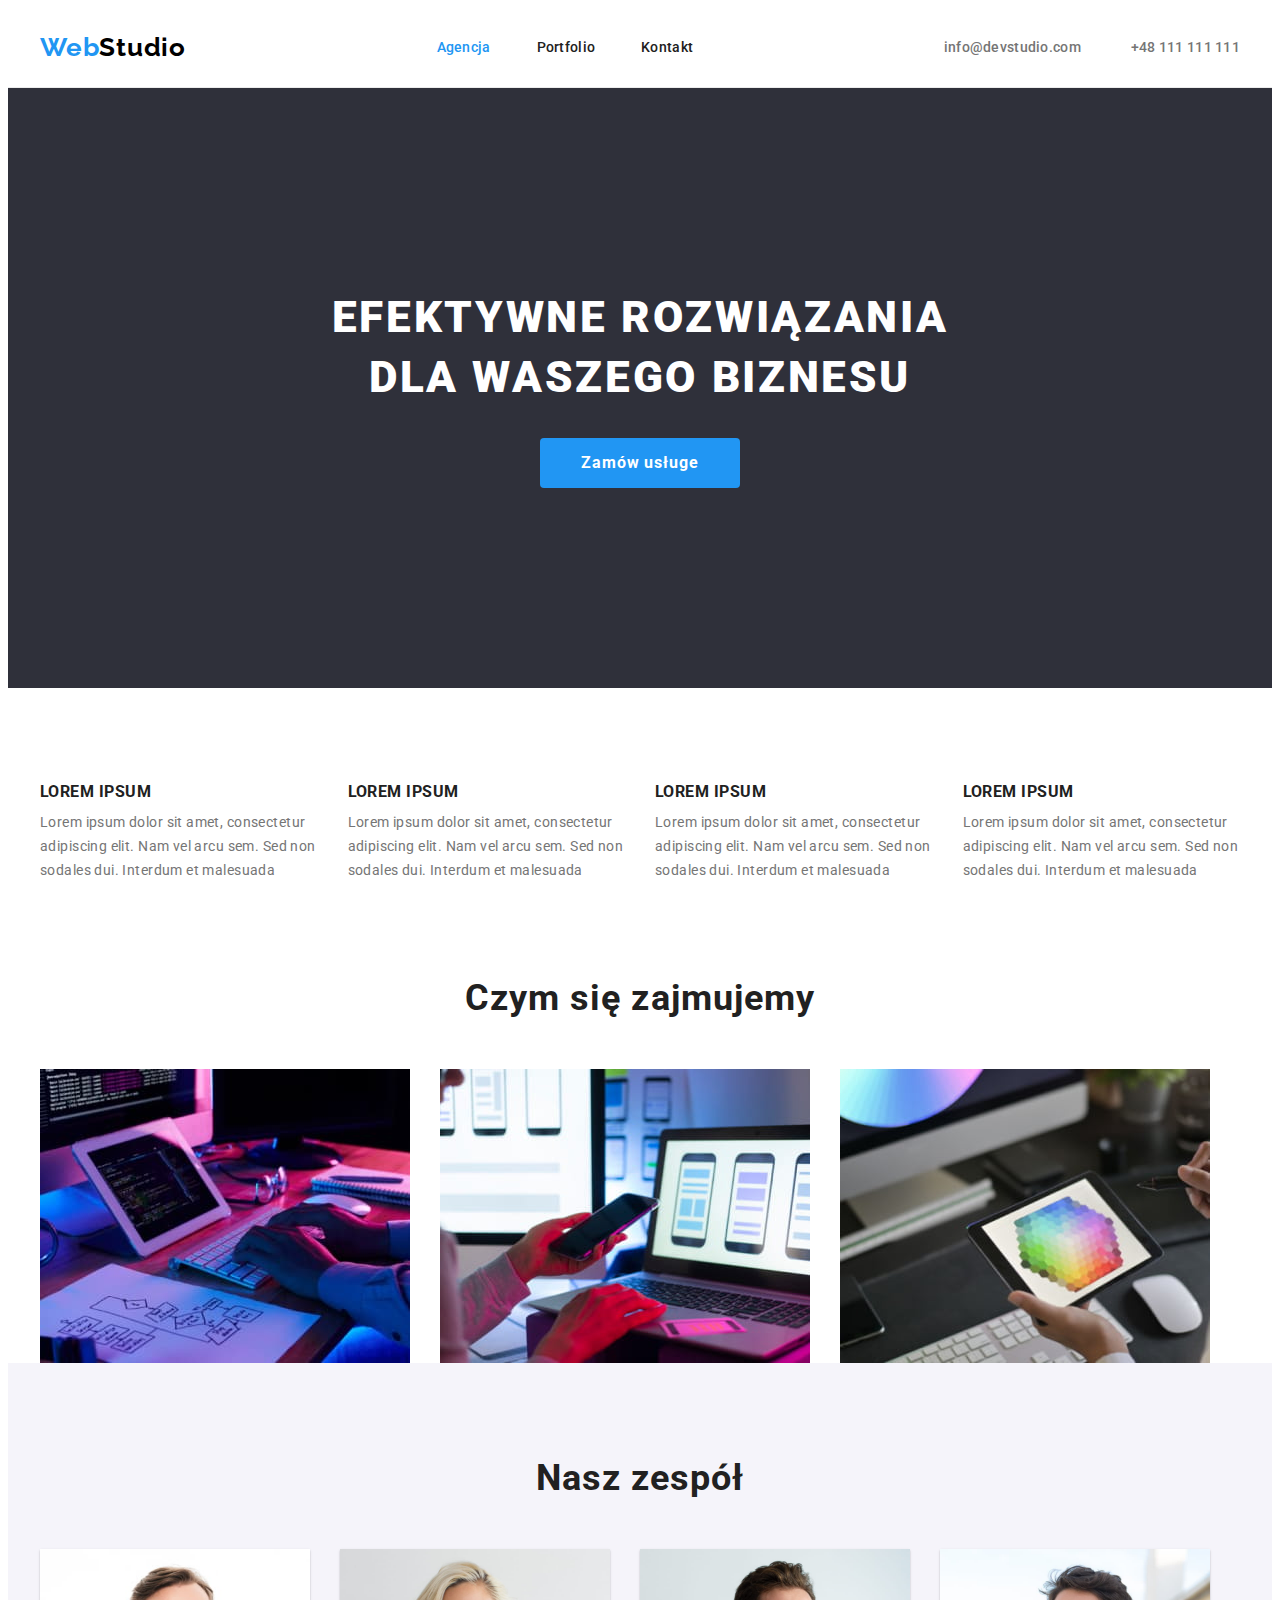
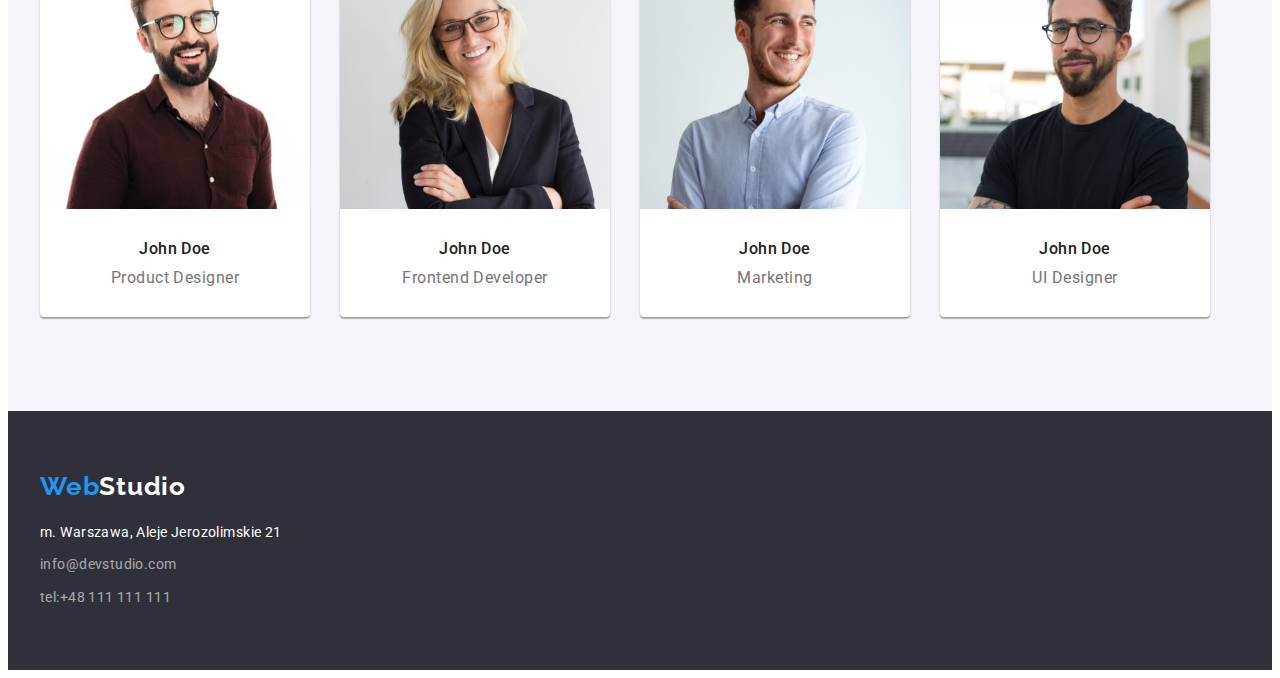
<file: index.html>
<!DOCTYPE html>
<html lang="pl">
  <head>
    <meta charset="UTF-8" />
    <meta http-equiv="X-UA-Compatible" content="IE=edge" />
    <meta name="viewport" content="width=device-width, initial-scale=1.0" />
    <title>Zadanie nr 3</title>
    <link
      rel="stylesheet"
      href="https://cdnjs.cloudflare.com/ajax/libs/modern-normalize/1.1.0/modern-normalize.min.css"
      integrity="sha512-wpPYUAdjBVSE4KJnH1VR1HeZfpl1ub8YT/NKx4PuQ5NmX2tKuGu6U/JRp5y+Y8XG2tV+wKQpNHVUX03MfMFn9Q=="
      crossorigin="anonymous"
      referrerpolicy="no-referrer"
    />
    <link rel="preconnect" href="https://fonts.googleapis.com" />
    <link rel="preconnect" href="https://fonts.gstatic.com" crossorigin />
    <link
      href="https://fonts.googleapis.com/css2?family=Raleway:wght@700&family=Roboto:wght@400;500;700;900&display=swap"
      rel="stylesheet"
    />

    <link href="./css/styles.css" rel="stylesheet" />
  </head>
  <body>
    <header class="boxfirst">
      <div class="container container-first">
        <a href="index.html" class="brandname"><span class="pieceofbrand">Web</span>Studio</a>
        <!--dodaję span żeby kolor Web były inny od Studio-->
        <nav>
          <ul class="list-upper">
            <li>
              <a href="index.html" class="nav-link currentsite">Agencja</a>
            </li>
            <li><a href="portfolio.html" class="nav-link">Portfolio</a></li>
            <li><a href="#Kontakt" class="nav-link">Kontakt</a></li>
          </ul>
        </nav>
        <ul class="contact-links list-upper">
          <li><a href="mailto:info@devstudio.com">info@devstudio.com</a></li>
          <li><a href="tel:+48111111111">+48 111 111 111</a></li>
        </ul>
      </div>
    </header>

    <main>
      <section class="main-section">
        <div class="container">
          <h1 class="main-header">EFEKTYWNE ROZWIĄZANIA DLA WASZEGO BIZNESU</h1>
          <button type="button" class="buttonfirst">Zamów usługe</button>
        </div>
      </section>
      <section class="section">
        <div class="container">
          <h2 class="visually-hidden">Nasze atuty</h2>
          <ul class="list">
            <li class="lorem-item">
              <h3 class="loremheader">LOREM IPSUM</h3>
              <p class="loremdescrition">
                Lorem ipsum dolor sit amet, consectetur adipiscing elit. Nam vel arcu sem. Sed non
                sodales dui. Interdum et malesuada
              </p>
            </li>
            <li class="loremitem">
              <h3 class="loremheader">LOREM IPSUM</h3>
              <p class="loremdescrition">
                Lorem ipsum dolor sit amet, consectetur adipiscing elit. Nam vel arcu sem. Sed non
                sodales dui. Interdum et malesuada
              </p>
            </li>
            <li class="loremitem">
              <h3 class="loremheader">LOREM IPSUM</h3>
              <p class="loremdescrition">
                Lorem ipsum dolor sit amet, consectetur adipiscing elit. Nam vel arcu sem. Sed non
                sodales dui. Interdum et malesuada
              </p>
            </li>
            <li class="loremitem">
              <h3 class="loremheader">LOREM IPSUM</h3>
              <p class="loremdescrition">
                Lorem ipsum dolor sit amet, consectetur adipiscing elit. Nam vel arcu sem. Sed non
                sodales dui. Interdum et malesuada
              </p>
            </li>
          </ul>
        </div>
      </section>
      <section class="section-ourteam">
        <div class="container">
          <h2 class="secondheader">Czym się zajmujemy</h2>
          <ul class="list">
            <li class="thirditem">
              <img
                src="images/it-employee-one.jpg"
                alt="praca na komputerze nr 1"
                width="370"
                height="294"
              />
            </li>
            <li class="thirditem">
              <img
                src="images/it-emloyee-two.jpg"
                alt="praca na komputerze nr 2"
                width="370"
                height="294"
              />
            </li>
            <li class="thirditem">
              <img
                src="images/it-emloyee-three.jpg"
                alt="praca na komputerze nr 3"
                width="370"
                height="294"
              />
            </li>
          </ul>
        </div>
      </section>

      <section class="section background-lastsection">
        <div class="container">
          <h2 class="secondheader">Nasz zespół</h2>
          <ul class="list">
            <li class="emloyee">
              <img src="images/john-dee-one.jpg" alt="pracownik nr 1" width="270" height="260" />
              <div class="employee-description">
                <h3 class="thirdheader">John Doe</h3>
                <p class="position">Product Designer</p>
              </div>
            </li>
            <li class="emloyee">
              <img src="images/john-dee-two.jpg" alt="pracownik nr 2" width="270" height="260" />
              <div class="employee-description">
                <h3 class="thirdheader">John Doe</h3>
                <p class="position">Frontend Developer</p>
              </div>
            </li>
            <li class="emloyee">
              <img src="images/john-dee-three.jpg" alt="pracownik nr 3" width="270" height="260" />
              <div class="employee-description">
                <h3 class="thirdheader">John Doe</h3>
                <p class="position">Marketing</p>
              </div>
            </li>
            <li class="emloyee">
              <img src="images/john-dee-four.jpg" alt="pracownik nr 4" width="270" height="260" />
              <div class="employee-description">
                <h3 class="thirdheader">John Doe</h3>
                <p class="position">UI Designer</p>
              </div>
            </li>
          </ul>
        </div>
      </section>
    </main>

    <footer class="footer">
      <div class="container">
        <a href="index.html" class="brandnamefooter"><span class="pieceofbrand">Web</span>Studio</a>
        <address>
          <ul class="footerlist">
            <li>
              <a href="https://www.google.pl/" class="localization"
                >m. Warszawa, Aleje Jerozolimskie 21</a
              >
            </li>
            <li>
              <a href="mailto:info@devstudio.com" class="contactfooter">info@devstudio.com</a>
            </li>
            <li><a href="tel:+48111111111" class="contactfooter">tel:+48 111 111 111</a></li>
          </ul>
        </address>
      </div>
    </footer>
  </body>
</html>
</file>
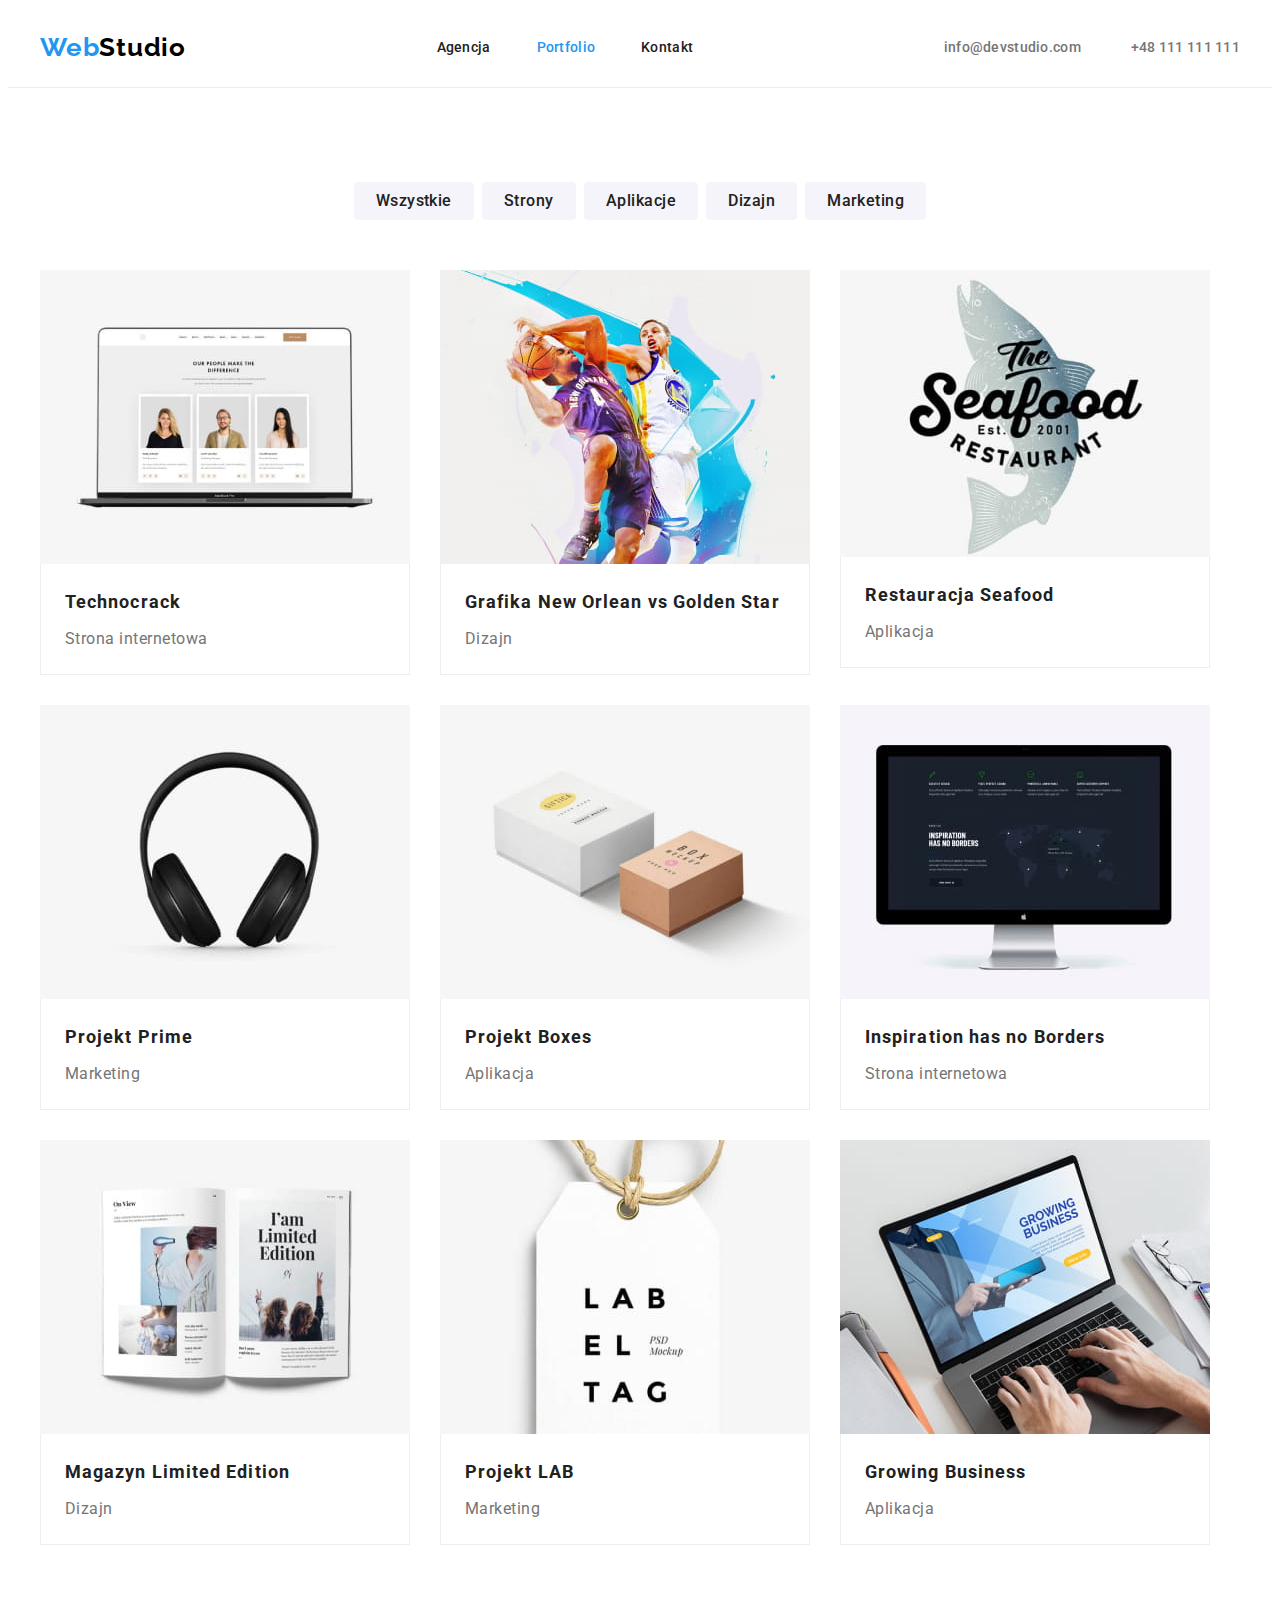
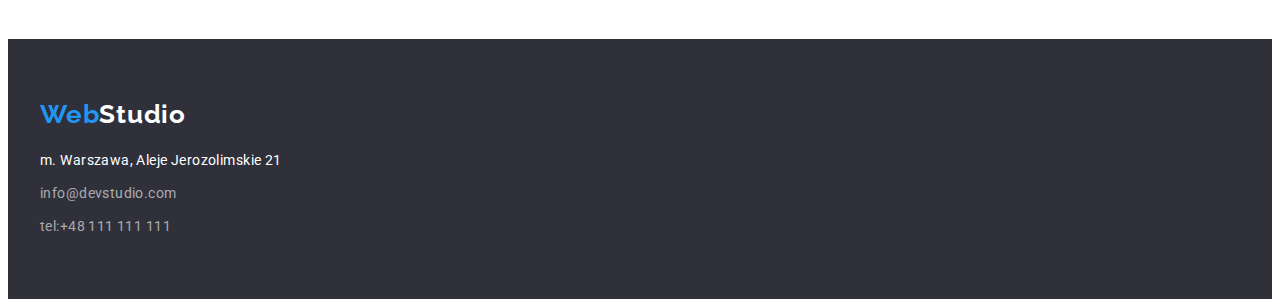
<file: portfolio.html>
<!DOCTYPE html>
<html lang="pl">
  <head>
    <meta charset="UTF-8" />
    <meta http-equiv="X-UA-Compatible" content="IE=edge" />
    <meta name="viewport" content="width=device-width, initial-scale=1.0" />
    <title>Portfolio</title>
    <link
      rel="stylesheet"
      href="https://cdnjs.cloudflare.com/ajax/libs/modern-normalize/1.1.0/modern-normalize.min.css"
      integrity="sha512-wpPYUAdjBVSE4KJnH1VR1HeZfpl1ub8YT/NKx4PuQ5NmX2tKuGu6U/JRp5y+Y8XG2tV+wKQpNHVUX03MfMFn9Q=="
      crossorigin="anonymous"
      referrerpolicy="no-referrer"
    />
    <link rel="preconnect" href="https://fonts.googleapis.com" />
    <link rel="preconnect" href="https://fonts.gstatic.com" crossorigin />

    <link
      href="https://fonts.googleapis.com/css2?family=Raleway:wght@700&family=Roboto:wght@400;500;700;900&display=swap"
      rel="stylesheet"
    />

    <link href="./css/styles.css" rel="stylesheet" />
  </head>
  <body>
    <header class="boxfirst">
      <div class="container container-first">
        <a href="index.html" class="brandname"><span class="pieceofbrand">Web</span>Studio</a>
        <!--dodaję span żeby kolor Web były inny od Studio-->
        <nav>
          <ul class="list-upper">
            <li>
              <a href="index.html" class="nav-link">Agencja</a>
            </li>
            <li><a href="portfolio.html" class="nav-link currentsite">Portfolio</a></li>
            <li><a href="#Kontakt" class="nav-link">Kontakt</a></li>
          </ul>
        </nav>
        <ul class="contact-links list-upper">
          <li><a href="mailto:info@devstudio.com">info@devstudio.com</a></li>
          <li><a href="tel:+48111111111">+48 111 111 111</a></li>
        </ul>
      </div>
    </header>
    <main>
      <section class="section">
        <div class="container">
          <h1 class="visually-hidden">portfolio</h1>
          <ul class="list-of-buttons">
            <li>
              <button type="button" class="button-next">Wszystkie</button>
            </li>
            <li><button type="button" class="button-next">Strony</button></li>
            <li><button type="button" class="button-next">Aplikacje</button></li>
            <li><button type="button" class="button-next">Dizajn</button></li>
            <li><button type="button" class="button-next">Marketing</button></li>
          </ul>
          <ul class="list-of-images-portfolio">
            <li class="image-border">
              <img
                src="./images/technocrack.jpg"
                alt="zespół pracowników na ekranie monitora"
                width="370"
                height="294"
              />
              <div class="border">
              <h3 class="portfolioheader">Technocrack</h3>
              <p class="portfoliodescription">Strona internetowa</p></div>
            </li>
            <li class="image-border">
              <img
                src="./images/neworlean.jpg"
                alt="grafika przedstawiająca koszykarzy"
                width="370"
                height="294"
              />
              <div class="border">
              <h3 class="portfolioheader">Grafika New Orlean vs Golden Star</h3>
              <p class="portfoliodescription">Dizajn</p></div>
            </li>
            <li class="image-border">
              <img src="./images/restaurant.jpg" alt="logo restauracji" width="370" height="294" />
              <div class="border"><h3 class="portfolioheader">Restauracja Seafood</h3>
              <p class="portfoliodescription">Aplikacja</p></div>
            </li>
            <li class="image-border">
              <img src="./images/project-prime.jpg" alt="słuchawki" width="370" height="294" />
              <div class="border"><h3 class="portfolioheader">Projekt Prime</h3>
              <p class="portfoliodescription">Marketing</p></div>
            </li>
            <li class="image-border">
              <img src="./images/project-boxex.jpg" alt="dwa pudełka" width="370" height="294" />
              <div class="border"><h3 class="portfolioheader">Projekt Boxes</h3>
              <p class="portfoliodescription">Aplikacja</p></div>
            </li>
            <li class="image-border">
              <img src="./images/inspiration.jpg" alt="ekran monitora" width="370" height="294" />
              <div class="border"><h3 class="portfolioheader">Inspiration has no Borders</h3>
              <p class="portfoliodescription">Strona internetowa</p></div>
            </li>
            <li class="image-border">
              <img src="./images/magazine.jpg" alt="otwarte czasopismo" width="370" height="294" />
              <div class="border"><h3 class="portfolioheader">Magazyn Limited Edition</h3>
              <p class="portfoliodescription">Dizajn</p></div>
            </li>
            <li class="image-border">
              <img
                src="./images/project-lab.jpg"
                alt="etykieta z nazwą projektu"
                width="370"
                height="294"
              /><div class="border">
              <h3 class="portfolioheader">Projekt LAB</h3>
              <p class="portfoliodescription">Marketing</p></div>
            </li>
            <li class="image-border">
              <img
                src="./images/growing-business.jpg"
                alt="otwarty laptop"
                width="370"
                height="294"
              /><div class="border">
              <h3 class="portfolioheader">Growing Business</h3>
              <p class="portfoliodescription">Aplikacja</p></div>
            </li>
          </ul>
        </div>
      </section>
    </main>
    <footer class="footer">
      <div class="container container-footer">
      <a href="index.html" class="brandnamefooter"><span class="pieceofbrand">Web</span>Studio</a>
      <address>
        <ul class="footerlist">
          <li>
            <a href="https://www.google.pl/" class="localization"
              >m. Warszawa, Aleje Jerozolimskie 21</a
            >
          </li>
          <li><a href="mailto:info@devstudio.com" class="contactfooter">info@devstudio.com</a></li>
          <li><a href="tel:+48111111111" class="contactfooter">tel:+48 111 111 111</a></li>
        </ul>
      </address>
    </footer>
  </div>
  </body>
</html>
</file>
<file: css/styles.css>
*,
*::before *::after {
  margin: 0;
  padding: 0;
}

:root {
  --brandcolor: #212121;
  --secondcolor: #000000;
  --thirdcolor: #757575;
  --fourthcolor: #2196f3;
  --fifhtcolor: #ffffff;
  --sixthcolor: #2f303a;
  --seventhcolor: #e5e5e5;
  --eighthcolor: rgba (255, 255, 255, 0.6);
  --ninthcolor: #f5f4fa;
  --tenthcolor: #eeeeee;
}
body {
  font-family: 'Roboto', sans-serif;
  font-size: 14px;
  color: var(--brandcolor);
  background: var(--fifhtcolor);
  letter-spacing: 0.03em;
}
h1,
h2,
h3,
p {
  margin: 0 auto;
}
img {
  max-width: 100%;
  height: auto;
  display: block;
}
ul {
  list-style: none;
  padding: 0;
  margin: 0;
}
a {
  text-decoration: none;
}
button {
  display: block;
  cursor: pointer;
  border-radius: 4px;
  border: none;
}
.container {
  width: 1200px;
  margin: 0 auto;
  padding: 0 15px;
}
.section {
  padding-top: 94px;
  padding-bottom: 94px;
}
.footer {
  background-color: var(--sixthcolor);
  padding-top: 60px;
  padding-bottom: 60px;
}

.boxfirst {
  margin: 0 auto;
  border-bottom: 1px solid #ececec;
}
.container-first {
  display: flex;
  align-items: center;
  padding-top: 24px;
  padding-bottom: 25px;
}
.brandname {
  font-family: 'Raleway';
  font-size: 26px;
  font-weight: 700;
  color: var(--secondcolor);
  margin-right: auto;
  letter-spacing: 0.03em;
}
.pieceofbrand {
  color: var(--fourthcolor);
}
.nav-link {
  font-weight: 500;
  text-align: left;
  color: currentColor;
}
.currentsite {
  color: var(--fourthcolor);
}
.list-upper {
  display: flex;
  gap: 46px;
  letter-spacing: 0.02em;
}
.nav-link:hover,
.nav-link:focus,
.contact-links a:hover,
.contact-links a:focus {
  color: var(--fourthcolor);
  cursor: pointer;
}
.contact-links {
  font-weight: 500;
  color: var(--thirdcolor);
  margin-left: auto;
  gap: 50px;
}
.contact-links a {
  color: inherit;
}
.main-section {
  background-color: var(--sixthcolor);
  padding-top: 200px;
  padding-bottom: 200px;
}
.main-header {
  font-size: 44px;
  font-weight: 900;
  line-height: 1.36;
  letter-spacing: 0.06em;
  text-align: center;
  color: var(--fifhtcolor);
  margin-bottom: 30px;
  width: 696px;
}
.buttonfirst {
  font-size: 16px;
  font-weight: 700;
  line-height: 1.88;
  letter-spacing: 0.06em;
  text-align: center;
  background-color: var(--fourthcolor);
  color: #ffffff;
  font-family: 'Roboto';
  padding: 10px 41px;
  align-items: center;
  margin: 0 auto;
}
.list {
  display: flex;
  gap: 30px;
}

.loremitem {
  flex-basis: calc((100%- 90px) / 4);
}
.section-ourteam {
  padding-top: 0;
}

.visually-hidden {
  position: absolute;
  width: 1px;
  height: 1px;
  margin: -1px;
  border: 0;
  padding: 0;

  white-space: nowrap;
  clip-path: inset(100%);
  clip: rect(0 0 0 0);
  overflow: hidden;
}
.loremheader {
  letter-spacing: 0.03em;
  font-weight: 700;
  color: var(--brandcolor);
  margin-top: 0;
  margin-bottom: 10px;
}
.loremdescrition {
  line-height: 1.71;
  text-align: left;
  color: var(--thirdcolor);
}
.secondheader {
  letter-spacing: 0.03em;
  font-size: 36px;
  font-weight: 700;
  text-align: center;
  color: var(--brandcolor);
  margin-bottom: 50px;
}
.background-lastsection {
  background-color: var(--ninthcolor);
}

.emloyee {
  border-radius: [object Object]px;
  background-color: var(--fifhtcolor);
  box-shadow: 0px 1px 3px rgba(0, 0, 0, 0.12), 0px 1px 1px rgba(0, 0, 0, 0.14),
    0px 2px 1px rgba(0, 0, 0, 0.2);
  border-radius: 0px 0px 4px 4px;
}
.thirdheader {
  letter-spacing: 0.03em;
  font-size: 16px;
  font-weight: 500;
  text-align: center;
  color: var(--brandcolor);
  margin-bottom: 10px;
}
.employee-description {
  padding-top: 30px;
  padding-bottom: 30px;
}
.position {
  font-size: 16px;
  font-weight: 400;
  text-align: center;
  color: var(--thirdcolor);
  letter-spacing: 0.03em;
}
.contactfooter {
  line-height: 1.71;
  color: rgba(255, 255, 255, 0.6);
  font-style: normal;
}
.contactfooter:hover,
.contactfooter:focus {
  color: var(--fourthcolor);
  cursor: pointer;
}
.localization {
  display: block;
  line-height: 1.71;
  color: var(--fifhtcolor);
  font-style: normal;
}
.footerlist {
  display: block;
}
.footerlist > li:not(:last-child) {
  margin-bottom: 9px;
}
.brandnamefooter {
  display: block;
  font-family: 'Raleway';
  font-size: 26px;
  font-weight: 700;
  text-align: left;
  color: var(--fifhtcolor);
  margin-bottom: 20px;
  letter-spacing: 0.03em;
}

.button-next {
  border-radius: 4px;
  font-size: 16px;
  font-weight: 500;
  text-align: center;
  background-color: var(--ninthcolor);
  color: var(--brandcolor);
  font-family: 'Roboto';
  padding: 6px 22px;
  letter-spacing: 0.03em;
  line-height: 1.62;
}
.list-of-buttons {
  display: flex;
  justify-content: center;
  gap: 8px;
  margin-bottom: 50px;
}
.button-next:hover,
.button-next:focus {
  color: var(--fifhtcolor);
  background-color: var(--fourthcolor);
  cursor: pointer;
}

.list-of-images-portfolio {
  display: flex;
  gap: 30px;
  flex-wrap: wrap;
}
.image-border {
  width: 370px;
}
.border {
  padding-top: 20px;
  border-right: 1px solid #eeeeee;
  border-bottom: 1px solid #eeeeee;
  border-left: 1px solid #eeeeee;
  padding-left: 24px;
  padding-right: 24px;
  padding-bottom: 20px;
}
.portfolioheader {
  font-size: 18px;
  font-weight: 700;
  line-height: 2;
  letter-spacing: 0.06em;
  text-align: left;
  color: var(--brandcolor);
  margin-bottom: 4px;
}
.portfoliodescription {
  font-size: 16px;
  line-height: 1.88;
  text-align: left;
  color: var(--thirdcolor);
  letter-spacing: 0.03em;
}
</file>
